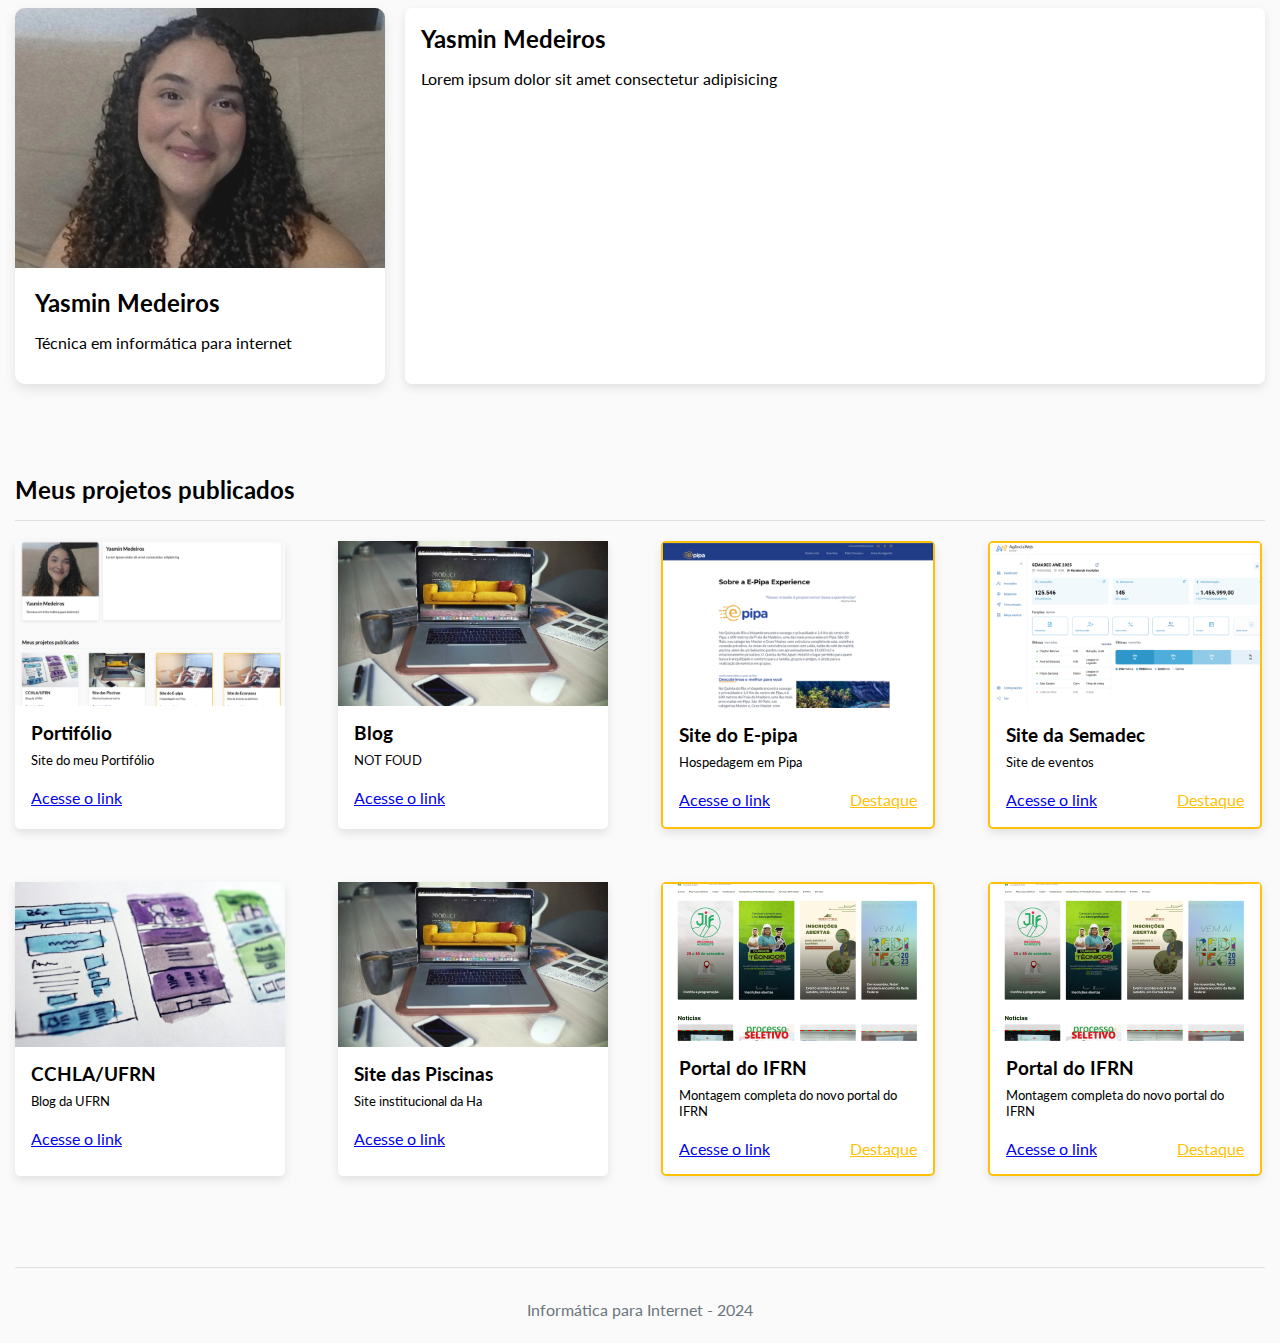
<file: index.html>
<!DOCTYPE html>
<html lang="en">
<head>
    <meta charset="UTF-8">
    <meta http-equiv="X-UA-Compatible" content="IE=edge">
    <meta name="viewport" content="width=device-width, initial-scale=1.0">
    <title>Portifólio - Yasmin Vitoriano</title>
    <link rel="stylesheet" href="assets/css/style.css">
    <link rel="stylesheet" href="assets/css/global.css">
</head>
<body class="flex">
        <main class="container flex">

            <section class="perfil flex">
                <div class="dados-perfil flex">
                    <img src="assets/img/foto_perfil.png" alt="Foto de perfil" class="perfil-foto">
                    <div class="dados">
                        <h2>Yasmin Medeiros</h2>
                        <p class="perfil-info">Técnica em informática para internet</p>
                    </div>
                </div>
                <div class="bio flex">
                    <h2>Yasmin Medeiros</h2>
                    <p>Lorem ipsum dolor sit amet consectetur adipisicing </p>
                </div>
            </section>

            <section class="projetos ">
                <h2>Meus projetos publicados</h2>
                <section class="cards flex">
                    <div class="card">
                        <img src="assets/img/Portifólio.svg" alt="Imagem do projetos">
                        <div class="conteúdo">
                            <h3>Portifólio</h3>
                            <small>Site do meu Portifólio</small>
                            <div class="link">
                                <a href="https://2025-a-beryl.vercel.app/">Acesse o link</a>
                            </div>
                            
                        </div>
                    </div>
    
                    <div class="card">
                        <img src="assets/img/computador.png" alt="Imagem do projetos">
                        <div class="conteúdo">
                            <h3>Blog</h3>
                            <small>NOT FOUD</small>
                            <div class="link">
                                <a href="#">Acesse o link</a>
                            </div>
                        </div>
                    </div>
    
                    <div class="card borda_amarela">
                        <img src="assets/img/E-pipa.svg" alt="Imagem do projetos">
                        <div class="conteúdo">
                            <h3>Site do E-pipa </h3>
                            <small>Hospedagem em Pipa</small>
                            <div class="links">
                                <a href="E-pipa_responsivo/e-pipa.html">Acesse o link</a>
                                <a href="#" class="amarelo">Destaque</a>
                            </div>
                        </div>
                    </div>
    
                    <div class="card borda_amarela">
                        <img src="assets/img/semadec.svg" alt="Imagem do projetos">
                        <div class="conteúdo">
                            <h3>Site da Semadec</h3>
                            <small>Site de eventos</small>
                            <div class="links">
                                <a href="Site_Semadec/semadec.html">Acesse o link</a>
                                <a href="#" class="amarelo">Destaque</a>
                            </div>
                        </div>
                    </div>
    
                    <div class="card">
                        <img src="assets/img/anotações.png" alt="Imagem do projetos">
                        <div class="conteúdo">
                            <h3>CCHLA/UFRN</h3>
                            <small>Blog da UFRN</small>
                            <div class="link">
                                <a href="#">Acesse o link</a>
                            </div>
                            
                        </div>
                    </div>
    
                    
                    <div class="card">
                        <img src="assets/img/computador.png" alt="Imagem do projetos">
                        <div class="conteúdo">
                            <h3>Site das Piscinas</h3>
                            <small>Site institucional da Ha</small>
                            <div class="link">
                                <a href="#">Acesse o link</a>
                            </div>
                        </div>
                    </div>
    
                    <div class="card borda_amarela">
                        <img src="assets/img/site_ifrn.png" alt="Imagem do projetos">
                        <div class="conteúdo">
                            <h3>Portal do IFRN</h3>
                            <small>Montagem completa do novo portal do IFRN</small>
                            <div class="links">
                                <a href="#">Acesse o link</a>
                                <a href="#" class="amarelo">Destaque</a>
                            </div>
                        </div>
                    </div>
    
                    <div class="card borda_amarela">
                        <img src="assets/img/site_ifrn.png" alt="Imagem do projetos">
                        <div class="conteúdo">
                            <h3>Portal do IFRN</h3>
                            <small>Montagem completa do novo portal do IFRN</small>
                            <div class="links">
                                <a href="#">Acesse o link</a>
                                <a href="#" class="amarelo">Destaque</a>
                            </div>
                        </div>
                    </div>
                </section>
            </section>

            <footer class="flex"> 
                <small>Informática para Internet - 2024</small>
            </footer>
        </main>

    
</body>
</html>
</file>
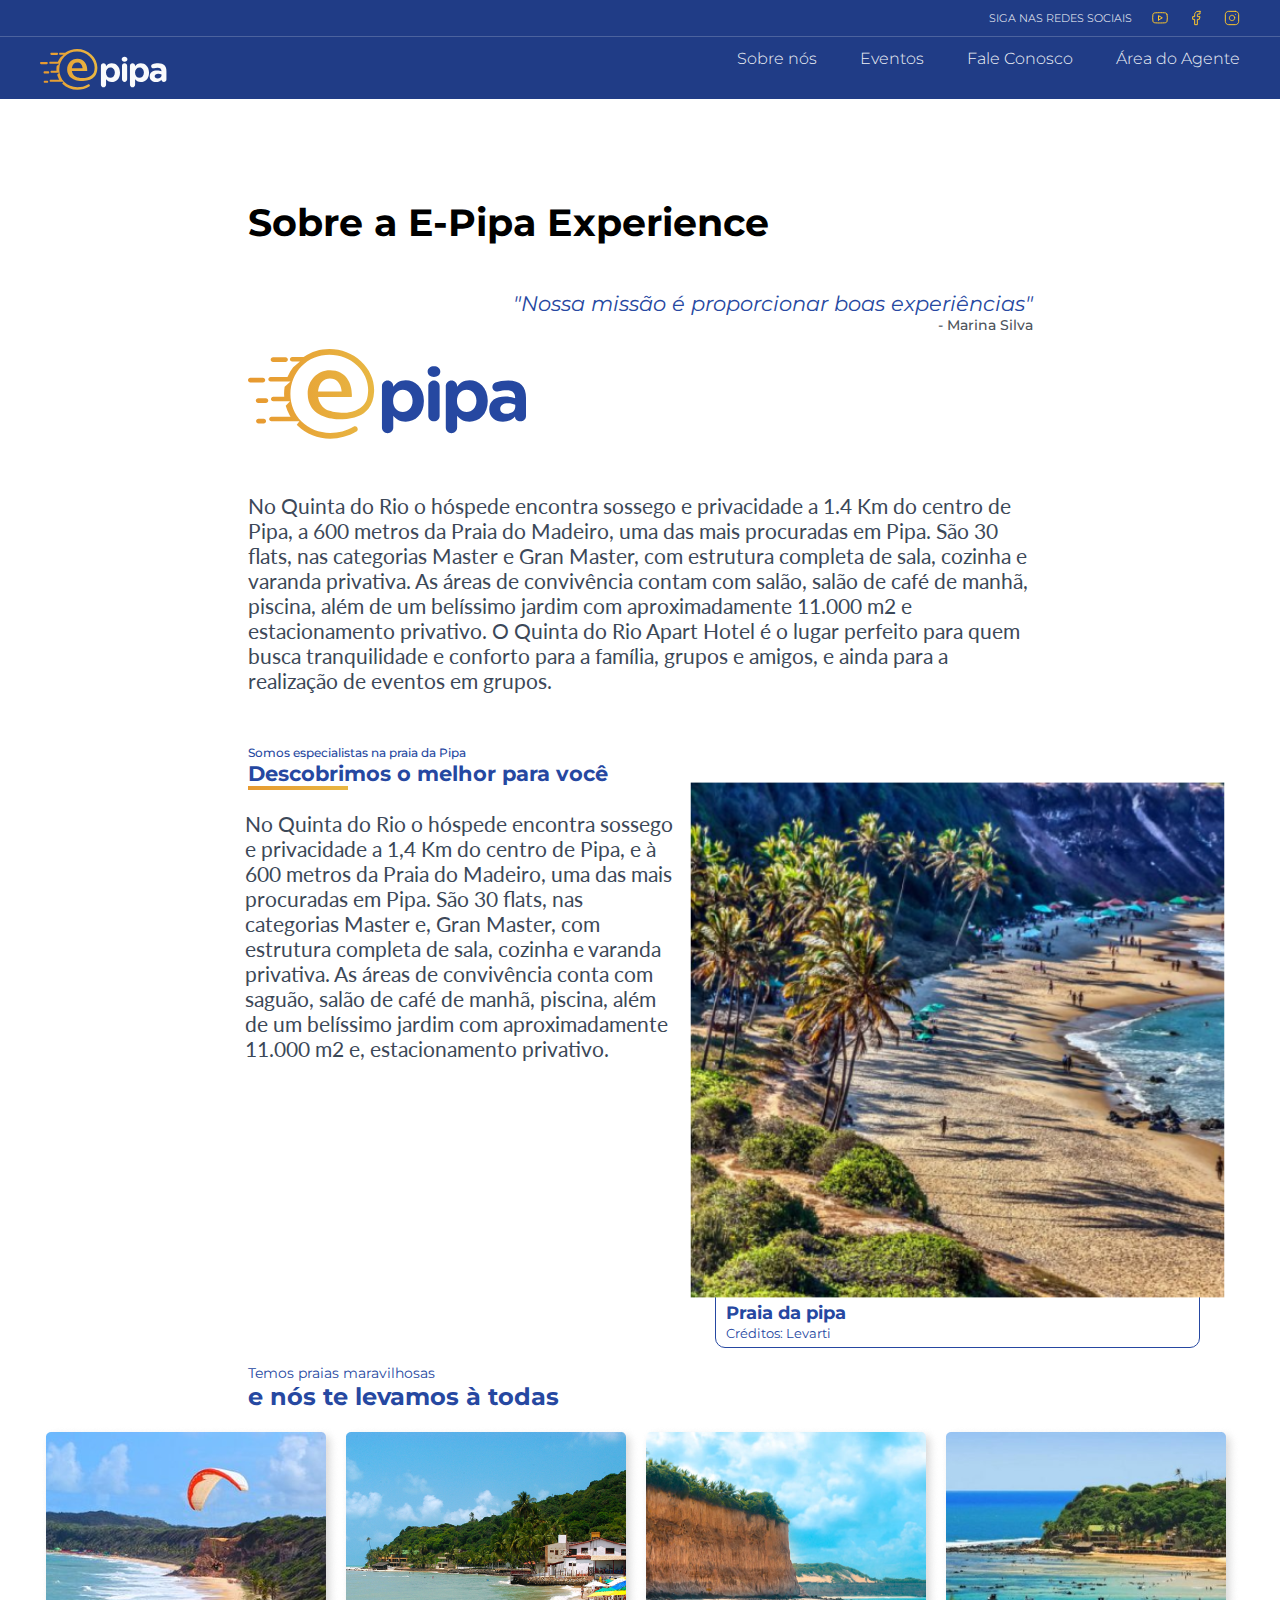
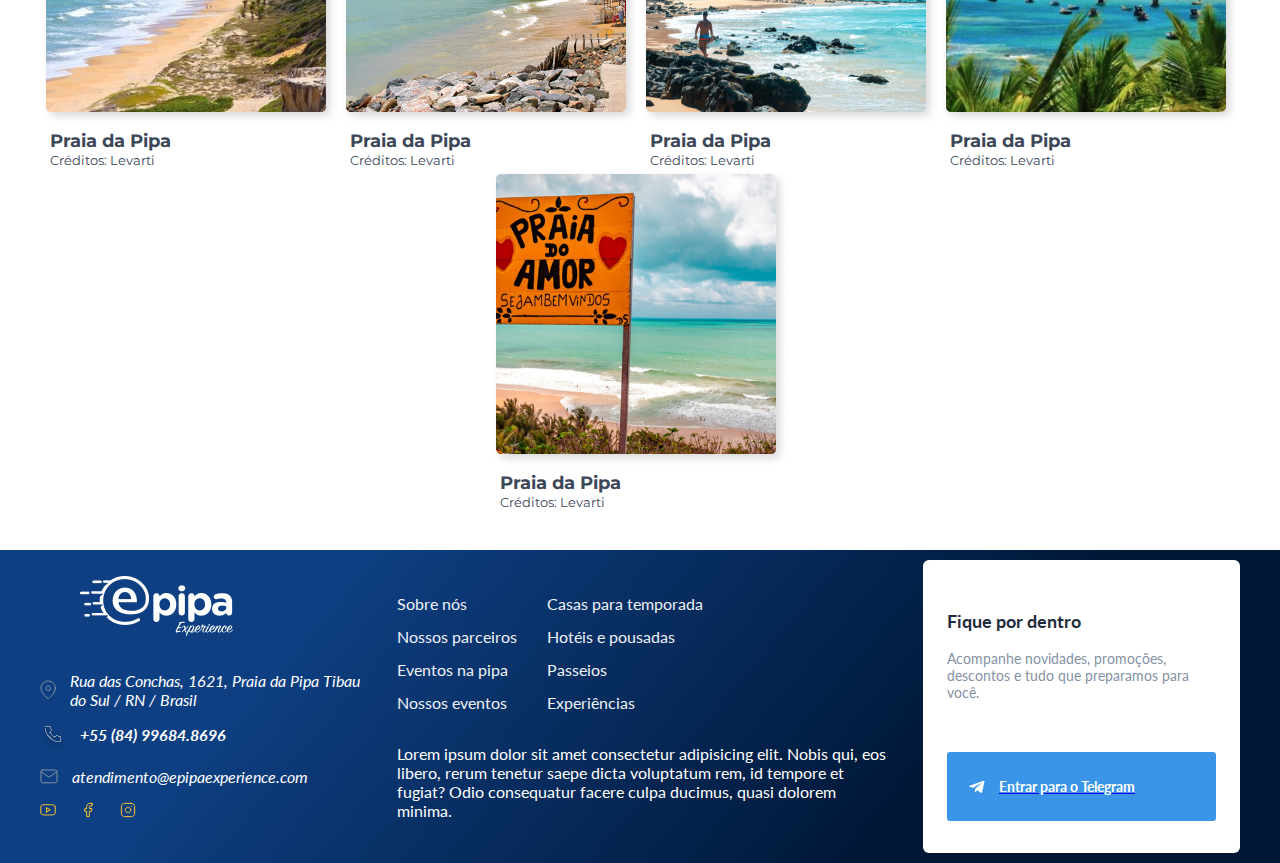
<file: e-pipa.html>
<!DOCTYPE html>
<html lang="en">

<head>
    <meta charset="UTF-8">
    <meta http-equiv="X-UA-Compatible" content="IE=edge">
    <meta name="viewport" content="width=device-width, initial-scale=1.0">
    <title>e-pipa</title>

    <link rel="stylesheet" href="E-pipa_responsivo/e-pipa.css">
    <link rel="stylesheet" href="E-pipa_responsivo/global.css">
</head>

<body class="">
    <header class="flex">
        <div class="midias flex">
            <div class="redes-sociais flex container">
                <p>SIGA NAS REDES SOCIAIS</p>
                <img src="E-pipa_responsivo/img_epipa/youtube.svg" alt="icone_youtube">
                <img src="E-pipa_responsivo/img_epipa/facebook.svg" alt="icone_facebook">
                <img src="E-pipa_responsivo/img_epipa/instagram.svg" alt="icone_instagram">
            </div>
            <span class="linha"></span>
            <div class="menu flex container">
                <img src="E-pipa_responsivo/img_epipa/mini-logo.svg" alt="Logo E-Pipa">
                <nav class="flex">
                    <a href="#" class="ativo">Sobre nós</a>
                    <a href="#" class="eventos">Eventos</a>
                    <a href="#" class="falecon">Fale Conosco</a>
                    <a href="#" class="areada">Área do Agente</a>
                </nav>
            </div>
        </div>
    </header>

    <main class="container">
       <section class="apresentacao1 flex container2">
            <h1>Sobre a E-Pipa Experience</h1>

            <div class="comentario flex ">
                <p class="nossa">
                "Nossa missão é proporcionar boas experiências"</p>
                <small>- Marina Silva</small>
            </div>

            <figure class="logo2">
            <img src="E-pipa_responsivo/img_epipa/logo.svg" alt="">
            </figure>

            <p class="descriçao">
                No Quinta do Rio o hóspede encontra sossego e privacidade a 1.4 Km do centro de Pipa, a 600 metros
                da
                Praia do Madeiro, uma das mais procuradas em Pipa. São 30 flats, nas categorias Master e Gran
                Master, com estrutura completa de sala, cozinha e varanda privativa. As áreas de convivência contam
                com salão, salão de café de manhã, piscina, além de um belíssimo jardim com aproximadamente 11.000
                m2 e estacionamento privativo. O Quinta do Rio Apart Hotel é o lugar perfeito para quem busca
                tranquilidade e conforto para a família, grupos e amigos, e ainda para a realização de eventos em
                grupos.
            </p>
        </section>
        <div class="sub-titulo container2 ">
            <small>Somos especialistas na praia da Pipa</small>
            <h2>Descobrimos o melhor para você</h2>
            <span class="amarelo"></span>
        </div>

        <section class="container conteudo">
            <p class="descriçao2">
                No Quinta do Rio o hóspede encontra sossego e privacidade a 1,4 Km do centro de Pipa, e à 600
                metros
                da Praia do Madeiro, uma das mais procuradas em Pipa. São 30 flats, nas categorias Master e,
                Gran
                Master, com estrutura completa de sala, cozinha e varanda privativa. As áreas de convivência
                conta
                com saguão, salão de café de manhã, piscina, além de um belíssimo jardim com aproximadamente
                11.000
                m2 e, estacionamento privativo.
            </p>
            <figure class="card flex column">
                <img src="E-pipa_responsivo/img_epipa/praia1.png" alt="Praia da Pipa">
                <figcaption>
                    <h3>Praia da pipa</h3>
                    <small > Créditos: Levarti</small>
                </figcaption>
            </figure>
        </section>
    </main>

    <section class="content container2 ">
        <div class="title-praias">
            <small class="p1">Temos praias maravilhosas</small>
            <h2 class="p2">e nós te levamos à todas</h2>
        </div>
    </section>

    <div class="flex praias">
        <figure class="card-image">
            <img src="E-pipa_responsivo/img_epipa/praia2.png" alt="">
            <figcaption>
                <h3>Praia da Pipa</h3>
                <div class="credito">Créditos: Levarti</div>
            </figcaption>
        </figure>
        <figure class="card-image">
            <img src="E-pipa_responsivo/img_epipa/praia3.png" alt="">
            <figcaption>
                <h3>Praia da Pipa</h3>
                <div class="credito">Créditos: Levarti</div>
            </figcaption>
        </figure>
        <figure class="card-image">
            <img src="E-pipa_responsivo/img_epipa//praia4.png" alt="">
            <figcaption>
                <h3>Praia da Pipa</h3>
                <div class="credito">Créditos: Levarti</div>
            </figcaption>
        </figure>
        <figure class="card-image">
            <img src="E-pipa_responsivo/img_epipa//praia5.png" alt="">
            <figcaption>
                <h3>Praia da Pipa</h3>
                <div class="credito">Créditos: Levarti</div>
            </figcaption>
        </figure>
        <figure class="card-image">
            <img src="E-pipa_responsivo/img_epipa//praia6.png" alt="">
            <figcaption>
                <h3>Praia da Pipa</h3>
                <div class="credito">Créditos: Levarti</div>
            </figcaption>
        </figure>
    </div>

    <footer class="flex">
        <div class="footer flex container">
            <!-- coluna 1 -->
            <section>
                <figure>
                    <img src="E-pipa_responsivo/img_epipa/logo-branca.png" alt="">
                </figure>
                <address>
                    <div class="flex gap">
                        <img src="E-pipa_responsivo/img_epipa/local.svg" alt="">
                        <p>Rua das Conchas, 1621, Praia da Pipa Tibau do Sul / RN / Brasil</p>
                    </div>
                    <div class="flex gap">
                        <img src="E-pipa_responsivo/img_epipa/telefone.svg" alt="">
                        <strong>+55 (84) 99684.8696</strong>
                    </div>
                    <div class="flex gap">
                        <img src="E-pipa_responsivo/img_epipa/email.svg" alt="">
                        <p>atendimento@epipaexperience.com</p>
                    </div>
                </address>

                <div class="icons flex">
                    <img src="E-pipa_responsivo/img_epipa/youtube.svg" alt="">
                    <img src="E-pipa_responsivo/img_epipa/facebook.svg" alt="">
                    <img src="E-pipa_responsivo/img_epipa/instagram.svg" alt="">
                </div>
            </section>


            <!-- coluna 2 -->
            <section class="centro flex column">
                <div class="menus flex ">
                    <menu class="menu-rodape flex column gap">
                        <li><a href="#">Sobre nós</a></li>
                        <li><a href="#">Nossos parceiros</a></li>
                        <li><a href="#">Eventos na pipa</a></li>
                        <li><a href="#">Nossos eventos</a></li>
                    </menu>
                    <menu class="menu-rodape flex column gap">
                        <li><a href="#">Casas para temporada</a></li>
                        <li><a href="#">Hotéis e pousadas</a></li>
                        <li><a href="#">Passeios</a></li>
                        <li><a href="#">Experiências</a></li>
                    </menu>
                </div>
                <p >Lorem ipsum dolor sit amet consectetur adipisicing elit. Nobis qui, eos libero, rerum tenetur saepe
                    dicta voluptatum rem, id tempore et fugiat? Odio consequatur facere culpa ducimus, quasi dolorem
                    minima.</p>

            </section>

            <!-- coluna 3 -->
            <div class="bloco-telegram flex column">
                <div>
                    <h3>Fique por dentro</h3>
                    <p>
                    Acompanhe novidades, promoções, descontos e tudo que preparamos para você.
                    </p>
                </div>
                <button >
                    <a href="#" class="flex gap">
                        <img src="E-pipa_responsivo/img_epipa/telegram.svg" alt="">
                        <p>Entrar para o Telegram</p>
                    </a>
                </button>
            </div>
        </div>
    </footer>
</body>

</html>
</file>
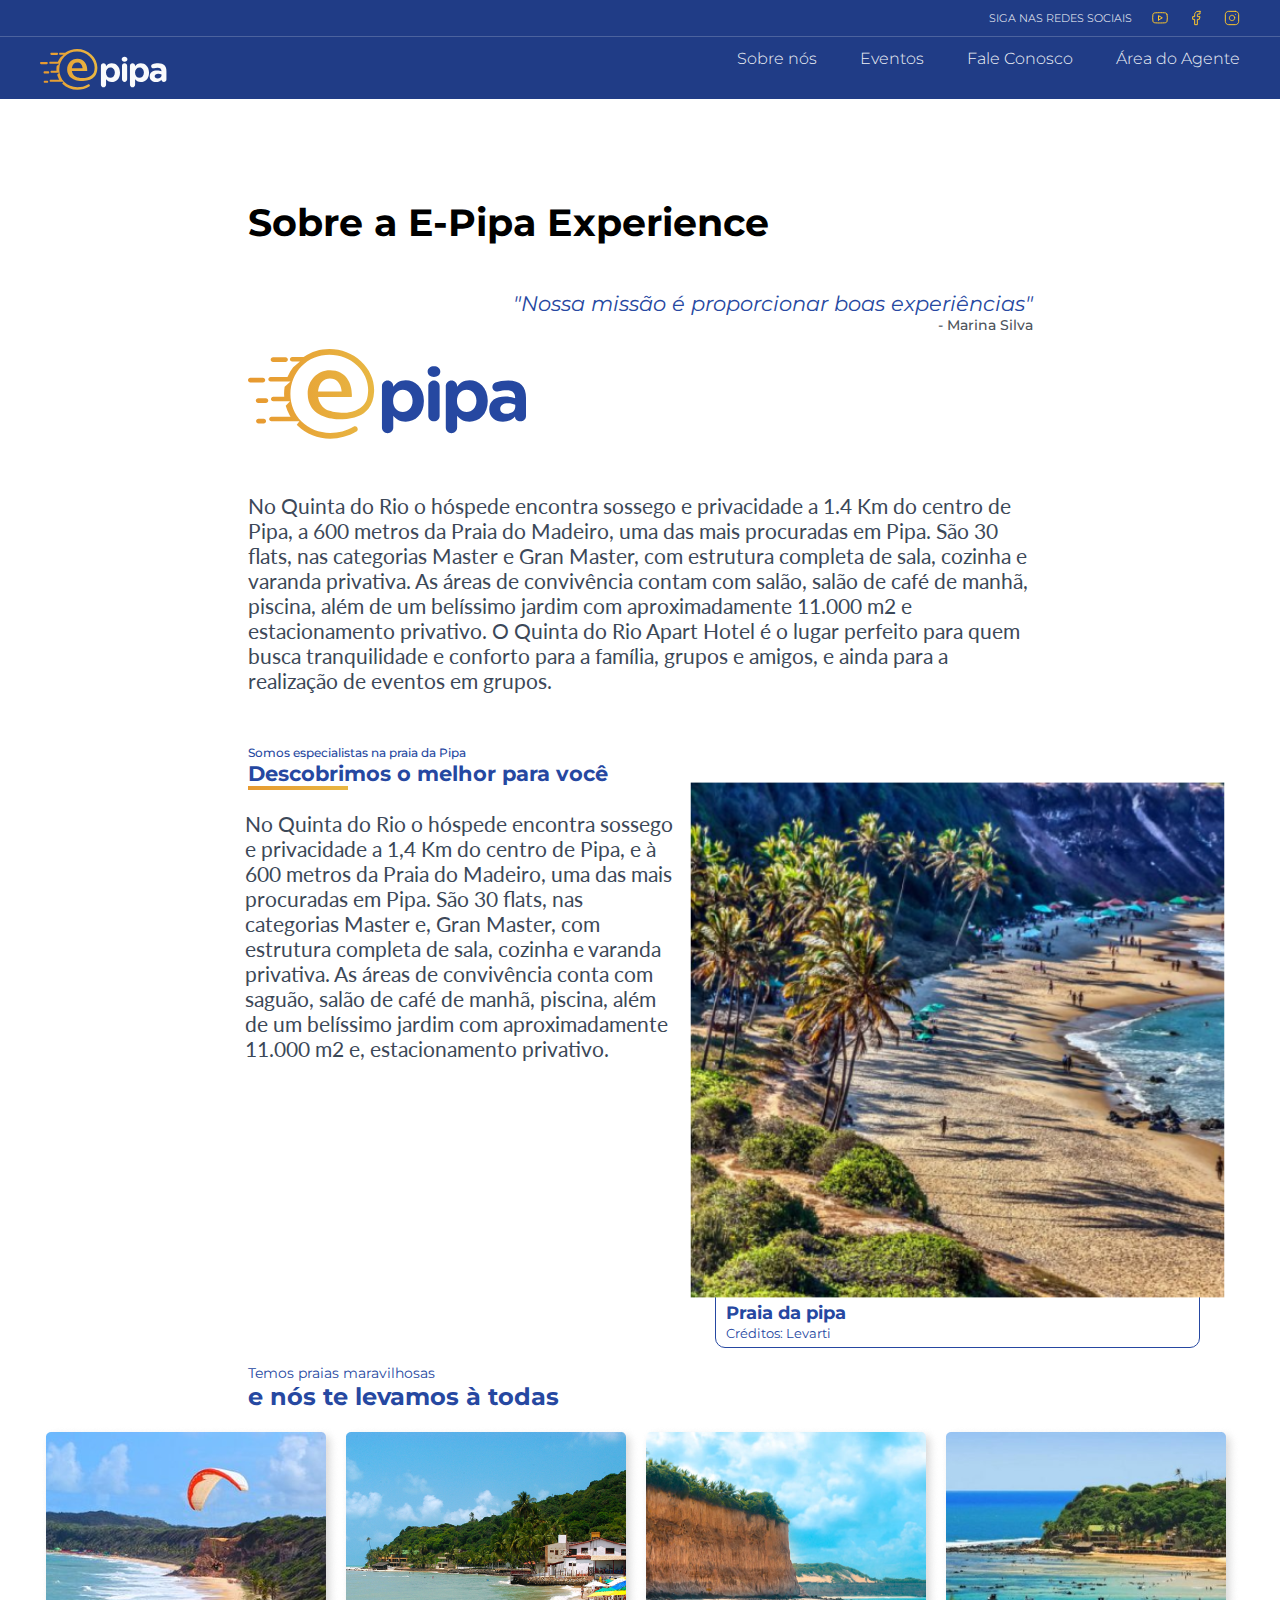
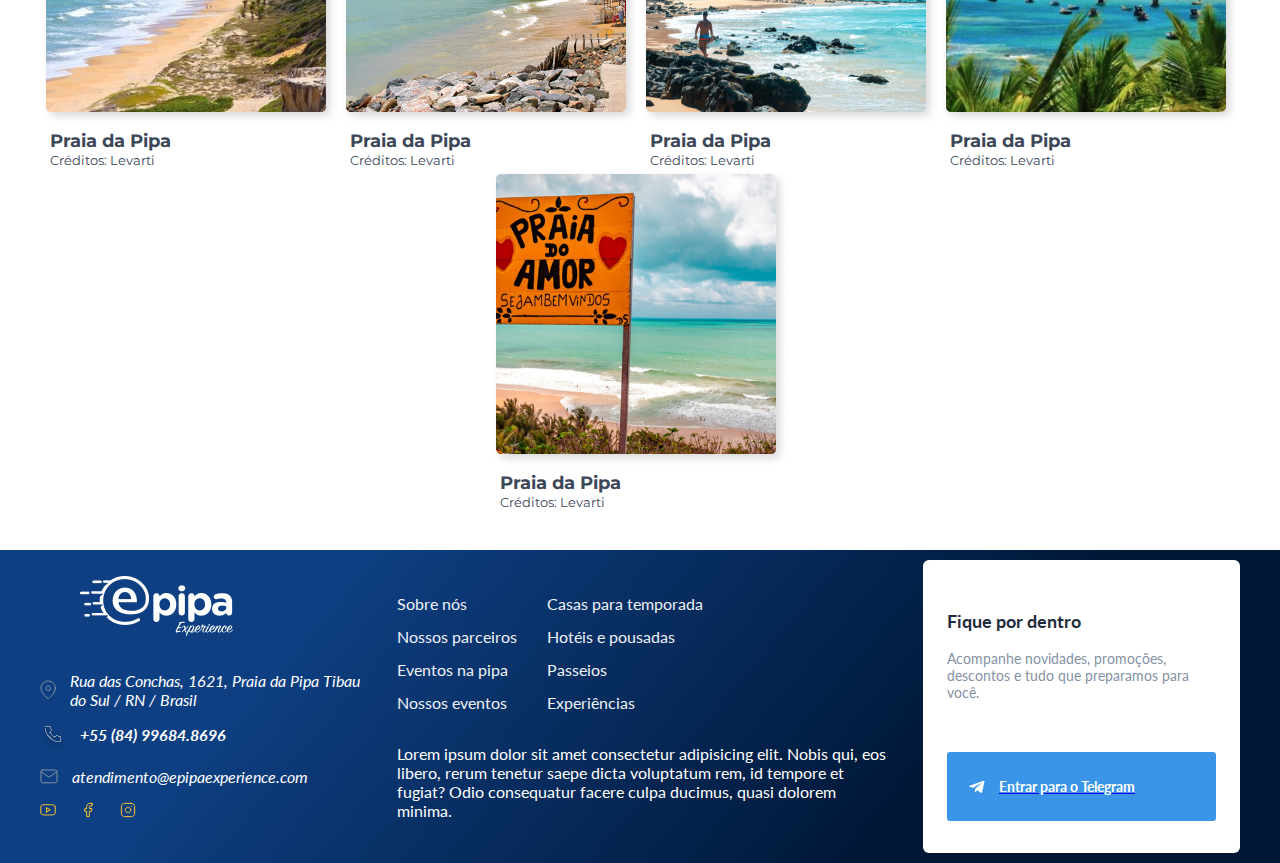
<file: E-pipa_responsivo/e-pipa.html>
<!DOCTYPE html>
<html lang="en">

<head>
    <meta charset="UTF-8">
    <meta http-equiv="X-UA-Compatible" content="IE=edge">
    <meta name="viewport" content="width=device-width, initial-scale=1.0">
    <title>e-pipa</title>

    <link rel="stylesheet" href="e-pipa.css">
    <link rel="stylesheet" href="global.css">
</head>

<body class="">
    <header class="flex">
        <div class="midias flex">
            <div class="redes-sociais flex container">
                <p>SIGA NAS REDES SOCIAIS</p>
                <img src="img_epipa/youtube.svg" alt="icone_youtube">
                <img src="img_epipa/facebook.svg" alt="icone_facebook">
                <img src="img_epipa/instagram.svg" alt="icone_instagram">
            </div>
            <span class="linha"></span>
            <div class="menu flex container">
                <img src="img_epipa/mini-logo.svg" alt="Logo E-Pipa">
                <nav class="flex">
                    <a href="#" class="ativo">Sobre nós</a>
                    <a href="#" class="eventos">Eventos</a>
                    <a href="#" class="falecon">Fale Conosco</a>
                    <a href="#" class="areada">Área do Agente</a>
                </nav>
            </div>
        </div>
    </header>

    <main class="container">
       <section class="apresentacao1 flex container2">
            <h1>Sobre a E-Pipa Experience</h1>

            <div class="comentario flex ">
                <p class="nossa">
                "Nossa missão é proporcionar boas experiências"</p>
                <small>- Marina Silva</small>
            </div>

            <figure class="logo2">
            <img src="img_epipa/logo.svg" alt="">
            </figure>

            <p class="descriçao">
                No Quinta do Rio o hóspede encontra sossego e privacidade a 1.4 Km do centro de Pipa, a 600 metros
                da
                Praia do Madeiro, uma das mais procuradas em Pipa. São 30 flats, nas categorias Master e Gran
                Master, com estrutura completa de sala, cozinha e varanda privativa. As áreas de convivência contam
                com salão, salão de café de manhã, piscina, além de um belíssimo jardim com aproximadamente 11.000
                m2 e estacionamento privativo. O Quinta do Rio Apart Hotel é o lugar perfeito para quem busca
                tranquilidade e conforto para a família, grupos e amigos, e ainda para a realização de eventos em
                grupos.
            </p>
        </section>
        <div class="sub-titulo container2 ">
            <small>Somos especialistas na praia da Pipa</small>
            <h2>Descobrimos o melhor para você</h2>
            <span class="amarelo"></span>
        </div>

        <section class="container conteudo">
            <p class="descriçao2">
                No Quinta do Rio o hóspede encontra sossego e privacidade a 1,4 Km do centro de Pipa, e à 600
                metros
                da Praia do Madeiro, uma das mais procuradas em Pipa. São 30 flats, nas categorias Master e,
                Gran
                Master, com estrutura completa de sala, cozinha e varanda privativa. As áreas de convivência
                conta
                com saguão, salão de café de manhã, piscina, além de um belíssimo jardim com aproximadamente
                11.000
                m2 e, estacionamento privativo.
            </p>
            <figure class="card flex column">
                <img src="img_epipa/praia1.png" alt="Praia da Pipa">
                <figcaption>
                    <h3>Praia da pipa</h3>
                    <small > Créditos: Levarti</small>
                </figcaption>
            </figure>
        </section>
    </main>

    <section class="content container2 ">
        <div class="title-praias">
            <small class="p1">Temos praias maravilhosas</small>
            <h2 class="p2">e nós te levamos à todas</h2>
        </div>
    </section>

    <div class="flex praias">
        <figure class="card-image">
            <img src="img_epipa/praia2.png" alt="">
            <figcaption>
                <h3>Praia da Pipa</h3>
                <div class="credito">Créditos: Levarti</div>
            </figcaption>
        </figure>
        <figure class="card-image">
            <img src="img_epipa/praia3.png" alt="">
            <figcaption>
                <h3>Praia da Pipa</h3>
                <div class="credito">Créditos: Levarti</div>
            </figcaption>
        </figure>
        <figure class="card-image">
            <img src="img_epipa//praia4.png" alt="">
            <figcaption>
                <h3>Praia da Pipa</h3>
                <div class="credito">Créditos: Levarti</div>
            </figcaption>
        </figure>
        <figure class="card-image">
            <img src="img_epipa//praia5.png" alt="">
            <figcaption>
                <h3>Praia da Pipa</h3>
                <div class="credito">Créditos: Levarti</div>
            </figcaption>
        </figure>
        <figure class="card-image">
            <img src="img_epipa//praia6.png" alt="">
            <figcaption>
                <h3>Praia da Pipa</h3>
                <div class="credito">Créditos: Levarti</div>
            </figcaption>
        </figure>
    </div>

    <footer class="flex">
        <div class="footer flex container">
            <!-- coluna 1 -->
            <section>
                <figure>
                    <img src="img_epipa/logo-branca.png" alt="">
                </figure>
                <address>
                    <div class="flex gap">
                        <img src="img_epipa/local.svg" alt="">
                        <p>Rua das Conchas, 1621, Praia da Pipa Tibau do Sul / RN / Brasil</p>
                    </div>
                    <div class="flex gap">
                        <img src="img_epipa/telefone.svg" alt="">
                        <strong>+55 (84) 99684.8696</strong>
                    </div>
                    <div class="flex gap">
                        <img src="img_epipa/email.svg" alt="">
                        <p>atendimento@epipaexperience.com</p>
                    </div>
                </address>

                <div class="icons flex">
                    <img src="img_epipa/youtube.svg" alt="">
                    <img src="img_epipa/facebook.svg" alt="">
                    <img src="img_epipa/instagram.svg" alt="">
                </div>
            </section>


            <!-- coluna 2 -->
            <section class="centro flex column">
                <div class="menus flex ">
                    <menu class="menu-rodape flex column gap">
                        <li><a href="#">Sobre nós</a></li>
                        <li><a href="#">Nossos parceiros</a></li>
                        <li><a href="#">Eventos na pipa</a></li>
                        <li><a href="#">Nossos eventos</a></li>
                    </menu>
                    <menu class="menu-rodape flex column gap">
                        <li><a href="#">Casas para temporada</a></li>
                        <li><a href="#">Hotéis e pousadas</a></li>
                        <li><a href="#">Passeios</a></li>
                        <li><a href="#">Experiências</a></li>
                    </menu>
                </div>
                <p >Lorem ipsum dolor sit amet consectetur adipisicing elit. Nobis qui, eos libero, rerum tenetur saepe
                    dicta voluptatum rem, id tempore et fugiat? Odio consequatur facere culpa ducimus, quasi dolorem
                    minima.</p>

            </section>

            <!-- coluna 3 -->
            <div class="bloco-telegram flex column">
                <div>
                    <h3>Fique por dentro</h3>
                    <p>
                    Acompanhe novidades, promoções, descontos e tudo que preparamos para você.
                    </p>
                </div>
                <button >
                    <a href="#" class="flex gap">
                        <img src="img_epipa/telegram.svg" alt="">
                        <p>Entrar para o Telegram</p>
                    </a>
                </button>
            </div>
        </div>
    </footer>
</body>

</html>
</file>
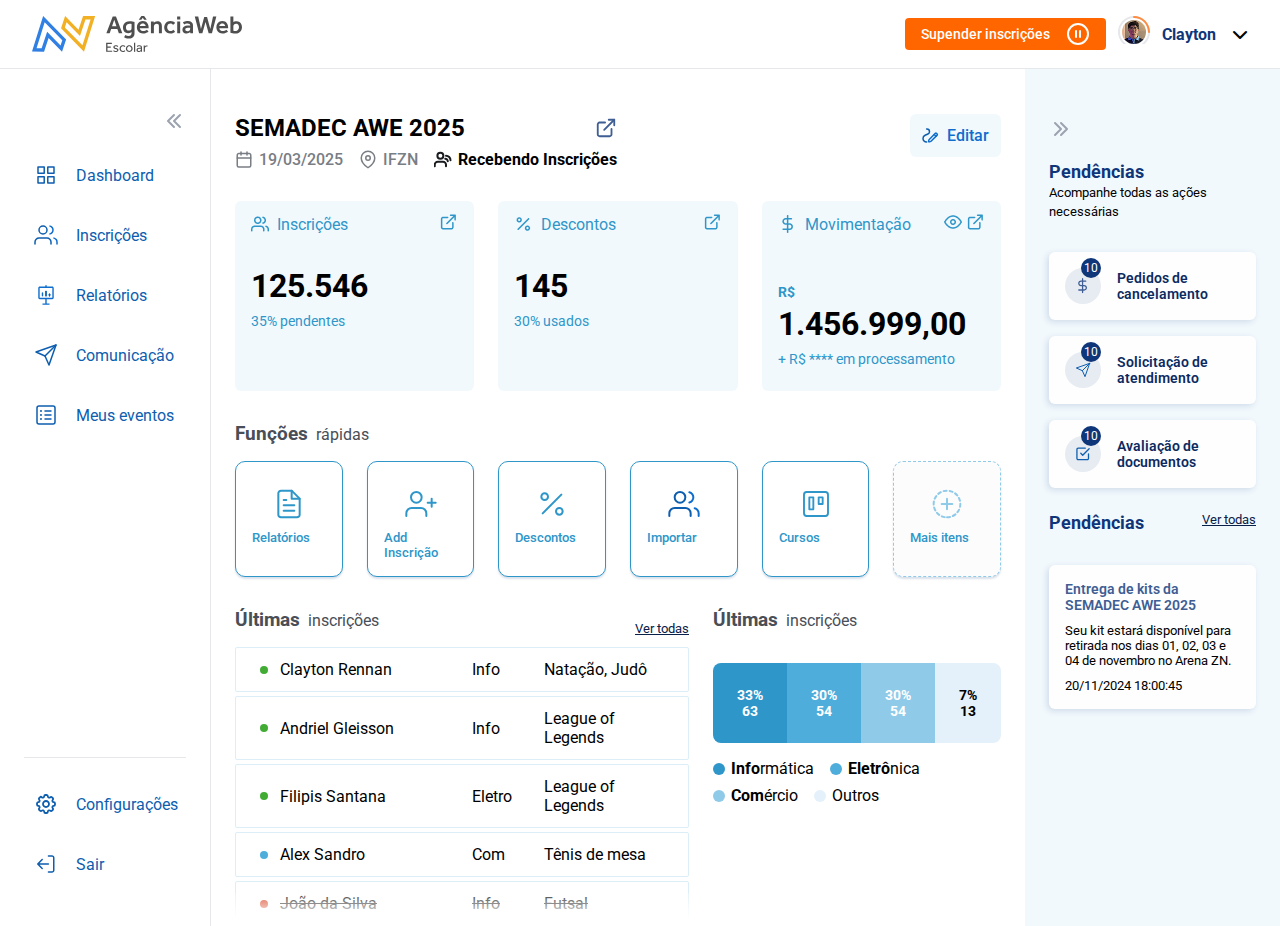
<file: Site_Semadec/semadec.html>
<!DOCTYPE html>
<html lang="pt-br">

<head>
    <meta charset="UTF-8">
    <meta name="viewport" content="width=device-width, initial-scale=1.0">
    <link rel="stylesheet" href="https://cdnjs.cloudflare.com/ajax/libs/font-awesome/6.7.2/css/all.min.css"
        integrity="sha512-Evv84Mr4kqVGRNSgIGL/F/aIDqQb7xQ2vcrdIwxfjThSH8CSR7PBEakCr51Ck+w+/U6swU2Im1vVX0SVk9ABhg=="
        crossorigin="anonymous" referrerpolicy="no-referrer" />
    <title>Site SEMADEC</title>
    <link rel="stylesheet" href="assets/site.css">
    <link rel="stylesheet" href="assets/semadec_global.css">
</head>

<body class="flex flex-column">
    <header class="flex justify-between">
        <img src="assets/img_semadec/logo-awe.svg" alt="Logo da AWE">
        <div class="funcoes flex gap-1 align-center">
            <div class="btn-inscricao flex align-center gap-1">
                <span>Supender inscrições</span>
                <img src="assets/img_semadec/pause-circle.svg" alt="">
            </div>
            <div class="user flex gap-1 align-center">
                <div class="avatar">
                    <picture>
                        <img src="assets/img_semadec/image_user.png" alt="imagem do usuário">
                    </picture>
                </div>
                <span class="text-primary fw-700">Clayton</span>
                <i class="fa-solid fa-chevron-down"></i>
            </div>            
        </div>
    </header>
    <main class="flex">
        <aside class="left-sidebar flex flex-column justify-between">
            <div class="menu flex flex-column gap-1">
                <picture>
                    <img src="assets/img_semadec/chevron-left.svg" alt="setas para esquerda">
                </picture>
                <button class="item-menu flex">
                    <div class="container-icon flex align-center justify-between">
                        <img src="assets/img_semadec/icon.svg" alt="icon">
                    </div>
                    <div class="content-item flex align-center">
                        <span>Dashboard</span>
                    </div>
                </button>
                <button class="item-menu flex">
                    <div class="container-icon flex align-center justify-between">
                        <img src="assets/img_semadec/users.svg" alt="">
                    </div>
                    <div class="content-item flex align-center">
                        <span>Inscrições</span>
                    </div>
                </button>
                <button class="item-menu flex">
                    <div class="container-icon flex align-center justify-between">
                        <img src="assets/img_semadec/report.svg" alt="">
                    </div>
                    <div class="content-item flex align-center">
                        <span>Relatórios</span>
                    </div>
                </button>
                <button class="item-menu flex">
                    <div class="container-icon flex align-center justify-between">
                        <img src="assets/img_semadec/send.svg" alt="icon">
                    </div>
                    <div class="content-item flex align-center">
                        <span>Comunicação</span>
                    </div>
                </button>
                <button class="item-menu flex">
                    <div class="container-icon flex align-center justify-between">
                        <img src="assets/img_semadec/icon_last_menu.svg" alt="icon">
                    </div>
                    <div class="content-item flex align-center">
                        <span>Meus eventos</span>
                    </div>
                </button>
            </div>
            <div class="menu-down flex flex-column gap-1">
                <button class="item-menu flex">
                    <div class="container-icon flex align-center justify-between">
                        <img src="assets/img_semadec/iconconfig.svg" alt="">
                    </div>
                    <div class="content-item flex align-center">
                        <span>Configurações</span>
                    </div>
                </button>
                <button class="item-menu flex">
                    <div class="container-icon flex align-center justify-between">
                        <img src="assets/img_semadec/sair.svg" alt="">
                    </div>
                    <div class="content-item flex align-center">
                        <span>Sair</span>
                    </div>
                </button>
            </div>
        </aside>
        <div class="main-content">
            <div class="header">
                <div class="left">
                    <div class="top">
                        <h2>SEMADEC AWE 2025</h2> <img src="assets/img_semadec/external-link.svg" alt="icon external link">
                    </div>
                    <div class="bottom">
                        <div class="calendar item-bottom">
                            <img src="assets/img_semadec/calendar.svg" alt="icon calendar">
                            <span>19/03/2025</span>
                        </div>
                        <div class="local item-bottom">
                            <img src="assets/img_semadec/map-pin.svg" alt="icon map">
                            <span>IFZN</span>
                        </div>
                        <div class="main-content-inscricao item-bottom">
                            <img src="assets/img_semadec/user-check.svg" alt="icon check user">
                            <span>Recebendo Inscrições</span>
                        </div>
                    </div>
                </div>
                <button>
                    <img src="assets/img_semadec/edit.svg" alt="icon edit">
                    <span>Editar</span>
                </button>
            </div>
            <div class="box-cards">
                <div class="card">
                    <div class="header">
                        <div class="title">
                            <img src="assets/img_semadec/users.png" alt="">
                            <span>Inscrições</span>
                        </div>
                        <div class="icons-right">
                            <img src="assets/img_semadec/external-link.png" alt="">
                        </div>
                    </div>
                    <div class="content">
                        <h3 class="title-h1">125.546</h3>
                        <small>35% pendentes</small>
                    </div>
                </div>
                <div class="card">
                    <div class="header">
                        <div class="title">
                            <img src="assets/img_semadec/percent.png" alt="">
                            <span>Descontos</span>
                        </div>
                        <div class="icons-right">
                            <img src="assets/img_semadec/external-link.png" alt="">
                        </div>
                    </div>
                    <div class="content">
                        <h3 class="title-h1">145</h3>
                        <small>30% usados</small>
                    </div>
                </div>
                <div class="card">
                    <div class="header">
                        <div class="title">
                            <img src="assets/img_semadec/dollar-sign.png" alt="">
                            <span>Movimentação</span>
                        </div>
                        <div class="icons-right">
                            <img src="assets/img_semadec/eye.png" alt="">
                            <img src="assets/img_semadec/external-link.png" alt="">
                        </div>
                    </div>
                    <div class="content">
                        <h3 class="title-h1"><small>R$</small> 1.456.999,00</h3>
                        <small>+ R$ **** em processamento</small>
                    </div>
                </div>
            </div>
            <section class="box-funcoes">
                <div class="title-funcoes">
                    <h3>Funções</h3> <span> rápidas</span>
                </div>
                <div class="items">
                    <div class="item">
                        <picture>
                            <img src="assets/img_semadec/file-text.svg" alt="">
                        </picture>
                        <small>Relatórios</small>
                    </div>
                    <div class="item">
                        <picture>
                            <img src="assets/img_semadec/user-plus.svg" alt="">
                        </picture>
                        <small>Add Inscrição</small>
                    </div>
                    <div class="item">
                        <picture>
                            <img src="assets/img_semadec/percent.svg" alt="">
                        </picture>
                        <small>Descontos</small>
                    </div>
                    <div class="item">
                        <picture>
                            <img src="assets/img_semadec/users.svg" alt="">
                        </picture>
                        <small>Importar</small>
                    </div>
                    <div class="item">
                        <picture>
                            <img src="assets/img_semadec/trello.svg" alt="">
                        </picture>
                        <small>Cursos</small>
                    </div>
                    <div class="item add-item">
                        <picture>
                            <img src="assets/img_semadec/plus-circle.svg" alt="">
                        </picture>
                        <small>Mais itens</small>
                    </div>
                </div>
            </section>
            <div class="area">
                <section class="news">
                    <div class="title-news">
                        <div class="title-funcoes">
                            <h3>Últimas</h3> <span> inscrições</span>
                        </div>
                        <small><a href="#">Ver todas</a></small>
                    </div>
                    <div class="box-linhas">
                        <div class="linha">
                            <div class="circle verde"></div>
                            <p class="name">Clayton Rennan</p>
                            <div class="curso">Info</div>
                            <div class="modalidades">Natação, Judô</div>
                        </div>
                        <div class="linha">
                            <div class="circle verde"></div>
                            <p class="name">Andriel Gleisson</p>
                            <div class="curso">Info</div>
                            <div class="modalidades">League of Legends</div>
                        </div>
                        <div class="linha">
                            <div class="circle verde"></div>
                            <p class="name">Filipis Santana</p>
                            <div class="curso">Eletro</div>
                            <div class="modalidades">League of Legends</div>
                        </div>
                        <div class="linha">
                            <div class="circle azul"></div>
                            <p class="name">Alex Sandro</p>
                            <div class="curso">Com</div>
                            <div class="modalidades">Tênis de mesa</div>
                        </div>
                        <div class="linha">
                            <div class="circle vermelho"></div>
                            <p class="name through">João da Silva</p>
                            <div class="curso through">Info</div>
                            <div class="modalidades through">Futsal</div>
                        </div>
                    </div>
                </section>
                <section class="inscricoes-realizadas">
                    <div class="title-funcoes">
                        <h3>Últimas</h3> <span> inscrições</span>
                    </div>
                    <div class="box-metricas">
                        <div class="metrica azul-1">
                            <p>33%</p>
                            <p>63</p>
                        </div>
                        <div class="metrica azul-2">
                            <p>30%</p>
                            <p>54</p>
                        </div>
                        <div class="metrica azul-3">
                            <p>30%</p>
                            <p>54</p>
                        </div>
                        <div class="metrica azul-4">
                            <p>7%</p>
                            <p>13</p>
                        </div>
                    </div>
                    <div class="info-metricas">
                        <div class="info">
                            <svg xmlns="http://www.w3.org/2000/svg" width="12" height="12" viewBox="0 0 12 12"
                                fill="none">
                                <circle cx="6" cy="6" r="6" fill="#2E96C9" />
                            </svg>
                            <span><strong>Info</strong>rmática</span>
                        </div>
                        <div class="info">
                            <svg xmlns="http://www.w3.org/2000/svg" width="12" height="12" viewBox="0 0 12 12"
                                fill="none">
                                <circle cx="6" cy="6" r="6" fill="#4FADDB" />
                            </svg>
                            <span><strong>Eletrô</strong>nica</span>
                        </div>
                        <div class="info">
                            <svg xmlns="http://www.w3.org/2000/svg" width="12" height="12" viewBox="0 0 12 12"
                                fill="none">
                                <circle cx="6" cy="6" r="6" fill="#90CAE9" />
                            </svg>
                            <span><strong>Com</strong>ércio</span>
                        </div>
                        <div class="info">
                            <svg xmlns="http://www.w3.org/2000/svg" width="12" height="12" viewBox="0 0 12 12"
                                fill="none">
                                <circle cx="6" cy="6" r="6" fill="#E4F1FA" />
                            </svg>
                            <span>Outros</span>
                        </div>
                    </div>
                </section>
            </div>
        </div>
        <aside class="right-sidebar">
            <img src="assets/img_semadec/chevron-left.svg" alt="" class="seta-virada">
            <div class="content">
                <div class="tasks">
                    <div class="title">
                        <p>Pendências</p>
                        <small>Acompanhe todas as ações necessárias</small>
                    </div>
                    <div class="tasks-lista">
                        <div class="task">
                            <div class="container-icon-task">
                                <img src="assets/img_semadec/dollar-sign.svg" alt="icon do dollar">
                            </div>
                            <span>
                                Pedidos de cancelamento
                            </span>
                        </div>
                        <div class="task">
                            <div class="container-icon-task">
                                <img src="assets/img_semadec/send.svg" alt="icon do dollar">
                            </div>
                            <span>
                                Solicitação de atendimento
                            </span>
                        </div>
                        <div class="task">
                            <div class="container-icon-task">
                                <img src="assets/img_semadec/check-square.svg" alt="icon do dollar">
                            </div>
                            <span>
                                Avaliação de documentos
                            </span>
                        </div>
                    </div>
                </div>
                <div class="atividades">
                    <div class="title">
                        <p>Pendências</p>
                        <small><a href="#">Ver todas</a></small>
                    </div>
                    <div class="task atividade">
                        <small class="title">
                            Entrega de kits da SEMADEC AWE 2025
                        </small>
                        <small>Seu kit estará disponível para retirada nos dias 01, 02, 03 e 04 de novembro no Arena
                            ZN.</small>
                        <small>20/11/2024 18:00:45</small>
                    </div>
                </div>
            </div>
        </aside>
    </main>
</body>

</html>
</file>
<file: assets/css/style.css>
@import url('https://fonts.googleapis.com/css2?family=Inter:ital,opsz,wght@0,14..32,100..900;1,14..32,100..900&family=Lato:ital,wght@0,100;0,300;0,400;0,700;0,900;1,100;1,300;1,400;1,700;1,900&family=Paytone+One&display=swap');

body{
    font-family: Lato;   
    justify-content: center;
    background-color: #FAFAFA;
    align-items: center;
}

.container{
    flex-direction: column;
    width: 1250px;
    background: #FAFAFA;
    gap: 71px;
}

.perfil{
    gap: 20px;
}

.dados-perfil{
    flex-direction: column;
    border-radius: 10px;
    background: #FFF;
    box-shadow: 0px 5px 12px 0px rgba(0, 0, 0, 0.10);
    justify-content: center; 
    
}

.dados{
    padding: 0 0 16px 20px;
}

.dados h2{
    margin-bottom:0 ;
}

.bio{
    flex-basis: 70%;
    padding: 16px ;
    border-radius: 7px;
    background: #FFF;
    box-shadow: 0px 4px 10px 0px rgba(0, 0, 0, 0.10); 
    flex-direction: column;
    
}

.bio h2{
    margin: 0;
}

.projetos h2{
    border-bottom: 1px solid #DEE2E6;
    padding-bottom: 16px;
}



.cards{
    flex-wrap: wrap;
    gap: 53px;
    width: 100%;
    
}

.card{
    width: 270px;
    min-height: 284px;
    border-radius: 5px;
    background: #FFF;
    box-shadow: 0px 4px 10px 0px rgba(0, 0, 0, 0.10);
    display: flex;
    flex-direction: column;
}

.conteúdo{
    margin: 16px;
    gap: 8px;
}

.conteúdo h3{
    margin: 0;
}

.link{
   margin-top: 12px;
}

.links{
    margin-top: 12px;
    display: flex;
    justify-content: space-between;
}

footer{
    margin-top: 20px;
    justify-content: center;
    border-top: 1px solid #DEE2E6;
    padding: 32px 0px 16px 0px;
}
footer small{
    color: #6C757D;
    font-size: 16px;
}
</file>
<file: assets/css/global.css>
.flex{ 
    display: flex;
}

.conteúdo{
    display: flex;
    flex-direction: column;
}

.borda_amarela{
    border: 2px solid #FFC107;
}
.amarelo{
    color: #FFC107;
}

@media(max-width:600px){
    .perfil{
        flex-flow: column ;

    }

    .cards{
        justify-content: center;
        align-items: center;
    }
}
</file>
<file: E-pipa_responsivo/e-pipa.css>
@import url('https://fonts.googleapis.com/css2?family=Montserrat:ital,wght@0,100..900;1,100..900&display=swap');

@import url('https://fonts.googleapis.com/css2?family=Lato:ital,wght@0,100;0,300;0,400;0,700;0,900;1,100;1,300;1,400;1,700;1,900&family=Montserrat:ital,wght@0,100..900;1,100..900&display=swap');

body{
    margin: 0px;
    display: flex;
    flex-direction: column;
    align-items: center;
    justify-content: center;
}
header{
    background: linear-gradient(265deg, #203C86 46.03%, #203C86 53.97%);
    width: 100%;
    justify-content: center;
}

.midias{
    flex-direction: column;
    width: 100%;
    align-items: center;
}

.redes-sociais{
    justify-content: flex-end;
    gap: 20px;
    color: white;
    font-family: Montserrat;
    font-size: 11px;
    font-weight: 300;
   
}

.linha{
    height: 1px;
    opacity: 0.2;
    background: #FFF;
    margin-bottom: 12px;
    width: 100%;
}
.menu{
    justify-content: space-between;
    font-family: Montserrat;
   

}

.menu nav a:link{
    text-decoration: none;
    color:#EFF2F7;
    font-size: 16px;
    font-style: normal;
    font-weight: 300;
}

.menu nav a:hover{
    border-bottom: solid 3px #ffc82c;
}
nav {
    gap: 43px;

}

main {
    flex-direction: column;
    justify-content: center;
    align-items: center;
    width: 100%;
}

main h1{
    color: #000;
    font-family: Montserrat;
    font-size: 38px;
    font-weight: 700;
    margin-top: 100px;
}

.apresentacao1{
    flex-direction: column;
    
}

.comentario {
    flex-direction: column;
    align-items: flex-end;
    margin-top: 20px;
}

.nossa{
    color: var(--ui-color-primary, #2648A1);
    font-family: Montserrat;
    font-size: 21px;
    font-style: italic;
    font-weight: 400;
    margin: 0;
}

.comentario small{
    color: #4D535B;
    font-family: Montserrat;
    font-size: 14px;
    font-style: normal;
    font-weight: 500;
    margin: 0;
}

.descriçao{
    color: var(--Prata, #3C4858);
    font-family: Lato;
    font-size: 21px;
    font-style: normal;
    font-weight: 400;
    margin: 50px 0 50px 0;
}

.logo2{
    margin: 0;
    margin-top: 15px;
}

.sub-titulo{
    color: var(--ui-color-primary, #2648A1);
    font-family: Montserrat;
    font-size: 14px;
    font-style: normal;
    font-weight: 500;
}


.sub-titulo h2{
    margin: 0;
}

.amarelo {
    display: block;
    width: 100px;
    height: 4px;
    background: var(--Gradiente-Laranja, linear-gradient(90deg, #E79A30 0.27%, #E8B743 99.65%));
}

.descriçao2{
    color: var(--Prata, #3C4858);
    max-width: 430px;
    font-family: Lato;
    font-size: 21px;
    font-style: normal;
    font-weight: 400;
}

.conteudo{
    display: flex;
    width: 100%;
    justify-content: flex-end;

}

.card{

}

.card img{
    transform: scale(110%);  
    margin-bottom: 0.75em;
}
.card figcaption{
    border: solid 1px #2648A1;
    border-bottom-right-radius: 10px;
    border-bottom-left-radius: 10px;
    padding: 15px 10px 5px 10px
}

.card h3{
    margin: 0;
    color: var(--ui-color-primary, #2648A1);
    font-family: Montserrat;
    font-size: 18px;
    font-style: normal;
    font-weight: 700;
}

.card small{
    color: var(--ui-color-primary, #2648A1);
    font-family: Montserrat;
    font-size: 13px;
    font-style: normal;
    font-weight: 400;
    line-height: 120%;
}

.p1{
    color: var(--ui-color-primary, #2648A1);
    font-family: Montserrat;
    font-size: 14px;
    font-style: normal;
    font-weight: 400;
    margin-bottom: 0;
}

.p2{
    color: var(--ui-color-primary, #2648A1);
    font-family: Montserrat;
    font-size: 24px;
    font-style: normal;
    font-weight: 700;
    margin-bottom: 15px;
    margin-top: 0;
}



.card-image h3 {
    margin: 0;
    color: var(--Prata, #3C4858);
    font-family: "Montserrat";
    font-size: 18px;
}

 .card-image .credito {
    color: var(--Prata, #3C4858);
    font-family: "Montserrat";
    font-size: 13px;
}

.card-image {
    margin: 0;
}

.card-image figcaption{
    padding-left: 10px;
    gap: 10px;
}
.content{
    width: 100%;
}

.praias{
    flex-wrap: wrap;
    justify-content: center;
}

footer {
    margin-top: 40px;
    background: linear-gradient(130deg, #0D3F82 23.84%, #001736 73.02%);
    display: table;
    width: 100%;
    color: #ffffff;
    justify-content: center;
}

.footer{
    justify-content: space-between;
    padding: 10px;
    gap: 30px;
    font-family: Lato;
}

.icons{
    gap: 24px;
}

.centro{
    max-width: 496px;
    width: 100%;
    justify-content: center;
    align-items: center;
}

.menu-rodape{
    padding: 0;
}

.menus{
    width: 100%;
    gap: 30px;
}
.menu-rodape li a {
    text-decoration: none;
    color: #EFF2F7;
    font-size: 16px;
    font-style: normal;
    font-weight: 300
    font-family: Lato;
}

.menu-rodape li{
    list-style: none;
}

.bloco-telegram{
    background-color: #fff;
    padding: 32px 24px;
    gap: 37px;
    border-radius: 6px;
    flex-basis: 900px;
    max-width: 269px;

}

.bloco-telegram h3 {
    color: var(--Black-2, #1F2D3D);
    font-family: Lato;
    font-size: 18px;
    font-style: normal;
    font-weight: 700;
}

.bloco-telegram div p {
    color: var(--Gray, #8492A6);
    font-family: Lato;
    font-size: 14px;
    font-style: normal;
    font-weight: 400;
}

.bloco-telegram button {
    border: none;
    background-color: #3A95E9;
    border-radius: 3px;
    padding: 12px 22px;
    color: #fff;
    gap: 27px;
}

button a p{
    color: #FFF;
    text-align: center;
    font-family: Lato;
    font-size: 14px;
    font-style: normal;
    font-weight: 700;
    line-height: normal;
}
</file>
<file: E-pipa_responsivo/global.css>
.flex{
    display: flex;
}

.container{
    max-width: 1200px;   
    width: 100%;
    
}
.container2{
    max-width: 785px;
    margin: 0 auto;
}


.container4{
    max-width: 800px;
}

.column{
    flex-direction: column;
}

.gap{
    gap: 14px;
}
</file>
<file: Site_Semadec/assets/site.css>
@import url('https://fonts.googleapis.com/css2?family=Roboto:ital,wght@0,100;0,300;0,400;0,500;0,700;0,900;1,100;1,300;1,400;1,500;1,700;1,900&display=swap');

* {
    margin: 0;
    padding: 0;
    box-sizing: border-box;
    transition: .5s;
}


/* Header */
header {
    padding: 1rem 2rem;
    border-bottom: 1px solid #E5E7EB;
}

.user img {
    border-radius: 100%;
}

.user{
    position: relative;
}

.user::after{
    content: '';
    position: absolute;
    background-image: url('img_semadec/Progress-Circle.svg');
    width: 100%;
    height: 100%;
    z-index: -1;
    background-repeat: no-repeat;
    right: 4px;
    top: -4px;
}

.btn-inscricao {
    padding: 0.25rem 1rem;
    border-radius: 0.25rem;
    background: #F60;
    color: #FEFEFE;
    font-size: 0.875rem;
    font-weight: 500;
}

.btn-inscricao:hover {
    background: #FD8535;
    cursor: pointer;
}


main {
    flex-grow: 1;
}


.left-sidebar {
    border-right: 1px solid #E5E7EB;
    padding: 2.5rem 1.5rem;
    height: 100%;
    width: max-content;
}

.funcoes {
    display: flex;
    gap: 1rem;
    align-items: center;
}

.user {
    display: flex;
    gap: 1rem;
    align-items: center;
}

.user span {
    color: #0F3679;
    font-weight: 700;
}

.inscricao {
    display: flex;
    padding: 0.25rem 1rem;
    align-items: center;
    gap: 0.625rem;
    border-radius: 0.25rem;
    background: #F60;
    color: #FEFEFE;
    font-size: 0.875rem;
    font-weight: 500;
}

.inscricao:hover {
    background: #FD8535;
    cursor: pointer;
}

.menu {
    display: flex;
    flex-direction: column;
    gap: 16px;
    height: 100%;
}

.menu picture {
    align-self: flex-end;
}

.container-icon {
    padding: 0.625rem;
    display: flex;
    align-items: center;
    justify-content: center;
}

.item-menu:hover {
    background-color: #F2F9FD;
    transition: .5s;
}

.item-menu:active{
    transition: all 0ms !important;
}

.item-menu:active .container-icon{
    background-color: #0D5EAF;
    transition: all 0ms !important;
}

.item-menu:active img {
    filter: invert(100%) brightness(1000%) contrast(100%);
    transition: all 0ms !important;
}

.item-menu {
    display: flex;
}

.item-menu i {
    width: 24px;
    height: 24px;
}

.content-item {
    display: flex;
    align-items: center;
    padding: 0.5rem;
    color: #0D5EAF;
}

.menu-down {
    border-top: 1px solid #E5E7EB;
    padding-top: 1.5rem;
    margin-top: 100%;
}

.right-sidebar {
    background: #F2F9FD;
    padding: 48px 24px 32px;
    max-width: 18.875rem;
    width: 100%;
    margin-left: auto;
}

.content {
    display: flex;
    flex-direction: column;
}

.right-sidebar .content {
    display: flex;
    gap: 1.5rem;
    flex-direction: column;
}

.tasks {
    display: flex;
    flex-direction: column;
    gap: 2rem;
}

.tasks .task:hover {
    background-color: #0D5EAF;
    color: white !important;
    transition: color 0ms !important;
    cursor: pointer;
}

.tasks .task:hover span {
    color: white;
}

.tasks .task:hover .container-icon-task {
    background-color: transparent;
    transition: 0ms !important;
}

.tasks .task:hover img {
    filter: invert(100%) brightness(1000%) contrast(100%);
}

.title p {
    font-size: 1.125rem;
    color: #0F3679;
    font-weight: 700;
}

.tasks-lista {
    display: flex;
    gap: 1rem;
    flex-direction: column;
}

.seta-virada {
    transform: rotate(180deg);
    margin-bottom: 1rem;
}

.task {
    padding: 1rem;
    width: 100%;
    border-radius: 6px;
    background: #FEFEFE;
    box-shadow: -2px 2px 6px 0px rgba(15, 54, 121, 0.15);
    display: flex;
    align-items: center;
    gap: 1rem;
}

.task img {
    width: 16px;
    height: 16px;
}

.task span {
    font-weight: 600;
    color: #0C2B61;
    font-size: 14px;
}

.container-icon-task {
    padding: 10px;
    background-color: #E7EBF2;
    border-radius: 100%;
    width: max-content;
    display: flex;
    justify-content: center;
    align-items: center;
    position: relative;
}

.container-icon-task::after {
    content: '10';
    position: absolute;
    width: 20px;
    height: 20px;
    font-size: 12px;
    display: flex;
    justify-content: center;
    align-items: center;
    color: #FEFEFE;
    background-color: #0F3679;
    border-radius: 100%;
    top: -10px;
    right: 0;
}

.atividades .title {
    display: flex;
    justify-content: space-between;
}

.atividades .title a,
.title-news a {
    color: #092049;
}

.task.atividade {
    display: flex;
    flex-direction: column;
    gap: 0.625rem;
    align-items: flex-start;
}

.task.atividade:hover {
    background: #E3F4FE;
    cursor: pointer;
    border: none;
}

.task.atividade .title {
    color: #3F5E94;
    font-family: Roboto;
    font-size: 14px;
    font-style: normal;
    font-weight: 600;
    line-height: normal;
}

.atividades {
    display: flex;
    flex-direction: column;
    gap: 2rem;
}

.main-content {
    padding: 2.8125rem 1.5rem 0;
    flex-grow: 1;
    display: flex;
    flex-direction: column;
    gap: 2rem;
}

.top {
    display: flex;
    justify-content: space-between;
    margin-bottom: 0.5rem;
}

.header {
    display: flex;
    justify-content: space-between;
}

.header .item-bottom {
    display: flex;
    gap: 0.375rem;
}

.header .bottom {
    display: flex;
    gap: 1rem;
}

.calendar,
.local {
    color: #797D84;
    font-weight: 500;
}

.main-content-inscricao {
    font-weight: 700;
}

.header button {
    display: flex;
    gap: 0.5rem;
    padding: 0.75rem;
    color: #0F6ECD;
    background: #F2F9FD;
    border-radius: 6px;
    border: none;
    height: max-content;
    font-weight: 500;
}

.box-cards {
    display: flex;
    gap: 1.5rem;
}

.card {
    border-radius: 6px;
    background: #F2F9FD;
    width: 100%;
    padding: 12px 16px 24px;
    display: flex;
    flex-direction: column;
    gap: 32px;
}

.card .header {
    display: flex;
    justify-content: space-between;
}

.card .title-h1 {
    font-size: 2rem;
    margin-bottom: 0.5rem;
}

.card .header .title {
    display: flex;
    align-items: center;
    gap: 8px;
    color: #2E96C9;
}

.card .content small {
    color: #2E96C9;
    font-size: 14px;
}

.area {
    display: flex;
    gap: 1.5rem;
}

.title-funcoes {
    display: flex;
    gap: 0.5rem;
    align-items: center;
    color: #494E57;
    margin-bottom: 1rem;
}

.items {
    display: flex;
    gap: 1.5rem;
}

.box-funcoes {
    display: flex;
    flex-direction: column;
}

.items .item {
    padding: 1rem;
    display: flex;
    flex-direction: column;
    color: rgba(46, 150, 201, 1);
    font-weight: 500;
    border-radius: 10px;
    border: 1px solid #2E96C9;
    background: #FFF;
    box-shadow: 0px 2px 2px 0px rgba(15, 54, 121, 0.15);
    width: 100%;
}

.items .item:hover {
    background-color: #2E96C9;
    color: white;
    cursor: pointer;
    transition: color 0ms !important;
}

.items .item:hover img {
    filter: invert(100%) brightness(1000%) contrast(100%);
}

.items .item picture {
    padding: 0.625rem;
    display: flex;
    align-items: center;
    justify-content: center;
}

.items .item picture img {
    width: 32px;
    height: 32px;
}

.news {
    width: max-content;
    position: relative;
}

.item.add-item {
    border-radius: 10px;
    border: 1px dashed #90CAE9;
    background: #FCFCFC;
}

.title-news {
    justify-content: space-between;
    display: flex;
    align-items: center;
}

.box-linhas {
    display: flex;
    flex-direction: column;
    gap: 0.25rem;
    width: 100%;
}

.linha {
    display: flex;
    align-items: center;
    width: 100%;
    padding: 0.75rem 1.5rem;
    align-items: center;
    gap: 0.75rem;
    border-radius: 2px;
    border: 1px solid #DCEFF8;
    max-width: max-content;
}

.linha .name {
    width: 180px;
}

.linha .curso {
    width: 60px;
}

.linha .modalidades {
    width: 120px;
}

.circle {
    width: 8px;
    height: 8px;
    border-radius: 100%;
}

.circle.azul {
    background-color: rgba(79, 173, 219, 1);
}

.circle.verde {
    background-color: rgba(65, 171, 52, 1);
}

.circle.vermelho {
    background-color: rgba(212, 44, 7, 1);
}

.news::after {
    content: '';
    background: linear-gradient(180deg, rgba(255, 255, 255, 0.25) 0%, #FFF 77.9%);
    height: 33px;
    bottom: 0;
    width: 100%;
    position: absolute;
}

.inscricoes-realizadas {
    width: 100%;
    display: flex;
    flex-direction: column;
    gap: 1rem;
}

.box-metricas {
    display: flex;
}

.box-metricas .metrica:first-child {
    border-radius: 8px 0 0 8px;
}

.box-metricas .metrica:last-child {
    border-radius: 0 8px 8px 0;
    color: black;
}

.info-metricas {
    flex-wrap: wrap;
    gap: 16px;
    display: flex;
    row-gap: 8px;
}

.metrica {
    width: 100%;
    padding: 24px;
    width: max-content;
    color: white;
    font-size: 14px;
    width: 100%;
    display: flex;
    justify-content: center;
    align-items: center;
    flex-direction: column;
    font-weight: 700;
}

.metrica.azul-1 {
    background: #2E96C9;
}

.metrica.azul-2 {
    background: #4FADDB;
}

.metrica.azul-3 {
    background: #90CAE9;
}

.metrica.azul-4 {
    background: #E4F1FA;
}

.metrica p:first-child {
    font-weight: 700;
}

.info {
    display: flex;
    gap: 0.375rem;
    align-items: center;
}
</file>
<file: Site_Semadec/assets/semadec_global.css>
html, body {
    max-height: 100%;
    height: 100%;
    font-family: "Roboto", serif;
}

button {
    all: unset;
    cursor: pointer;
    display: inline-block;
}

.flex {
    display: flex;
}

.flex-column {
    flex-direction: column;
}

.align-center {
    align-items: center;
}

.justify-between {
    justify-content: space-between;
}

.gap-1 {
    gap: 1rem;
}

.gap-2 {
    gap: 2rem;
}

.w-100 {
    width: 100%;
}

.text-primary {
    color: #0F3679;
}

.fw-700 {
    font-weight: 700;
}

.through{
    text-decoration: line-through;
}
</file>
